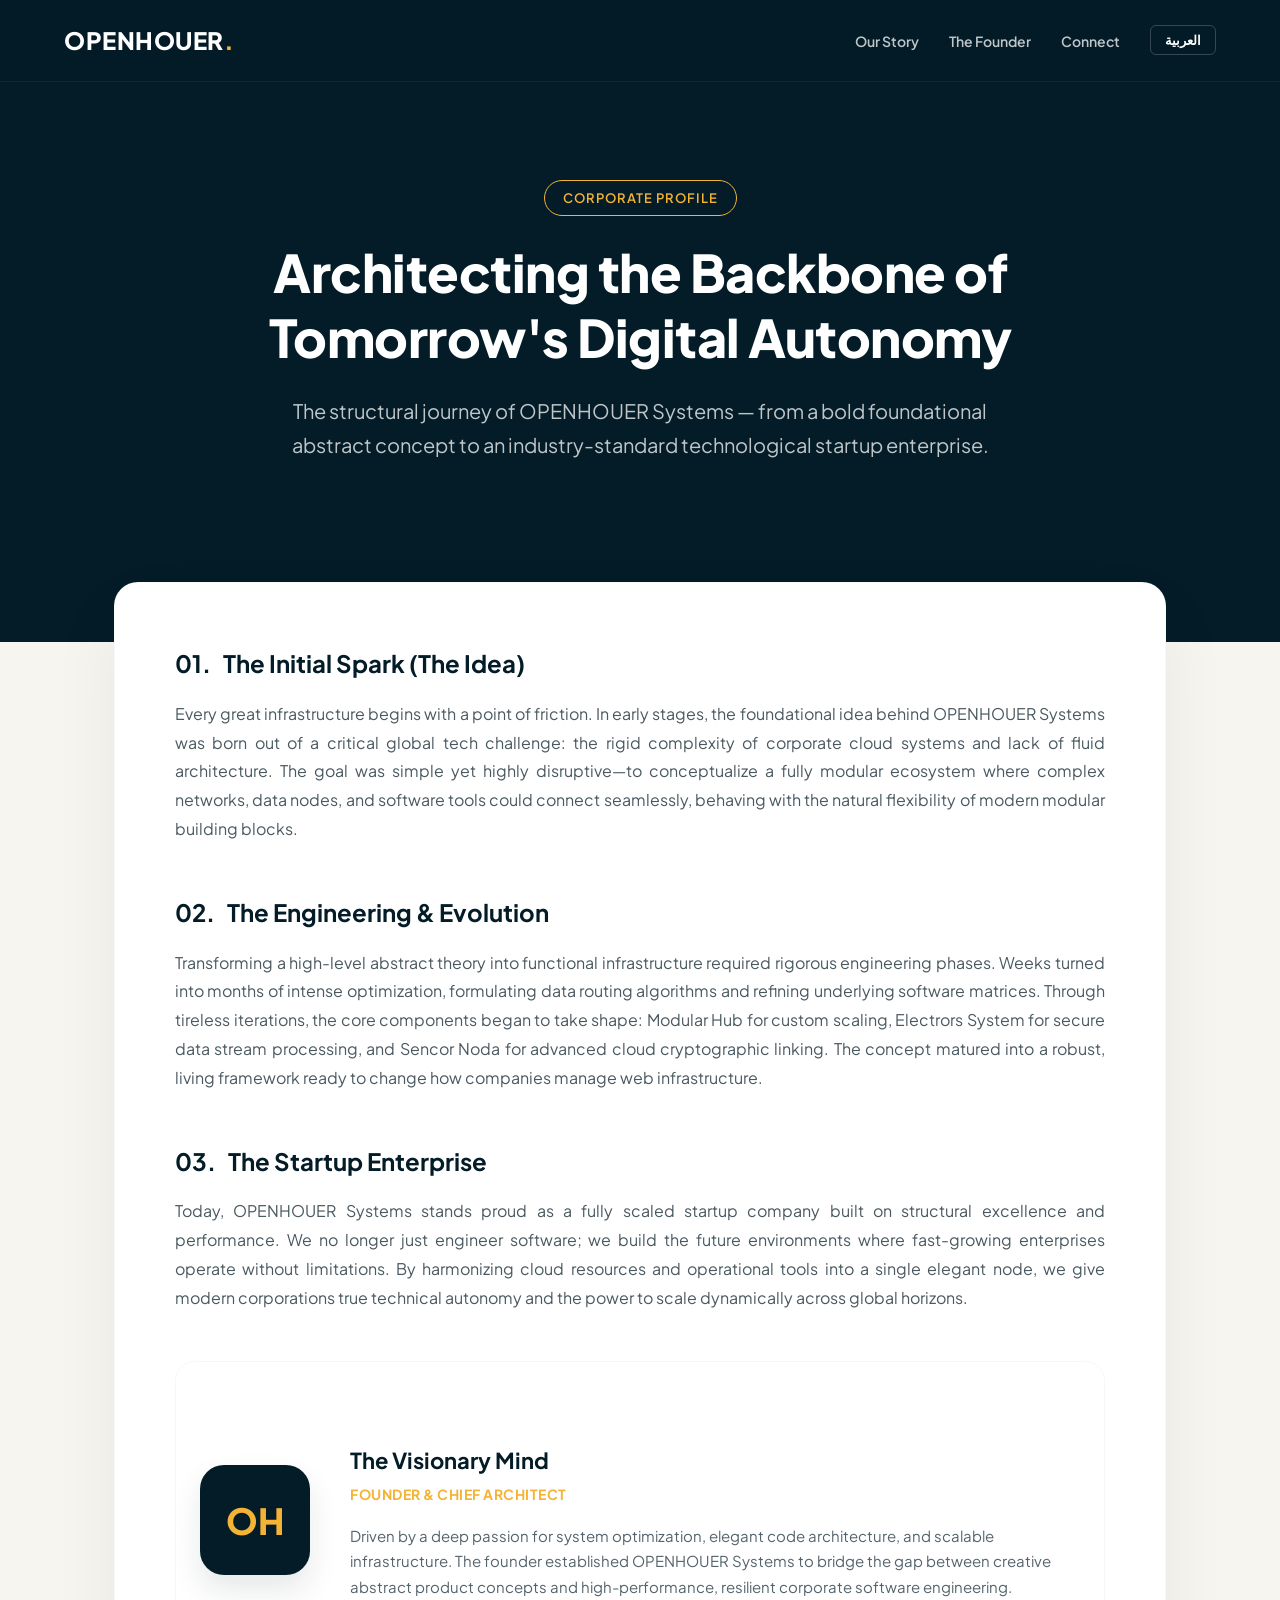
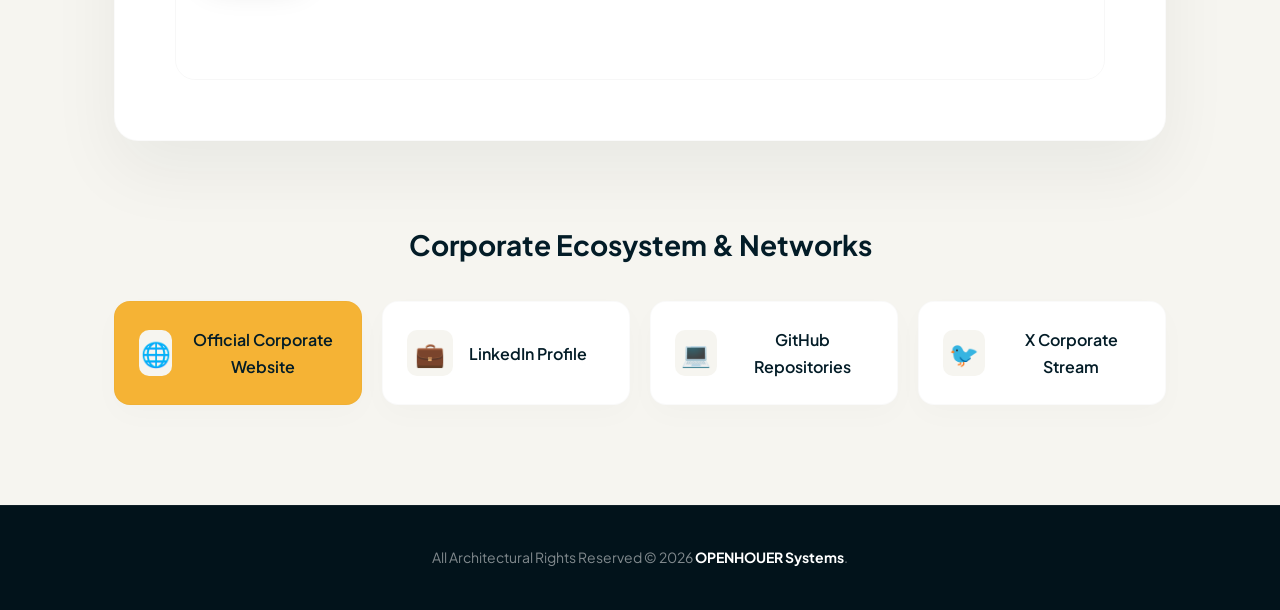
<file: index.html>
<!DOCTYPE html>
<html lang="en" dir="ltr">
<head>
    <meta charset="UTF-8">
    <meta name="viewport" content="width=device-width, initial-scale=1.0">
    <title>OPENHOUER SYSTEMS | Our Corporate Story & Profile</title>
    <!-- Google Fonts -->
    <link rel="preconnect" href="https://fonts.googleapis.com">
    <link rel="preconnect" href="https://fonts.gstatic.com" crossorigin>
    <link href="https://fonts.googleapis.com/css2?family=Cairo:wght@300;400;600;700;800&family=Plus+Jakarta+Sans:wght@400;500;600;700;800&display=swap" rel="stylesheet">
    
    <style>
        /* --- Brand Identity Core System --- */
        :root {
            --primary-dark: #031c27;      
            --primary-cream: #f6f5f0;     
            --accent-yellow: #f5b335;     
            --text-dark: #1a2b32;
            --text-light: #ffffff;
            --card-bg: #ffffff;
            --transition: all 0.4s cubic-bezier(0.16, 1, 0.3, 1);
            --font-family: 'Plus Jakarta Sans', sans-serif;
        }

        html[lang="ar"] {
            --font-family: 'Cairo', sans-serif;
        }

        * {
            box-sizing: border-box;
            margin: 0;
            padding: 0;
            font-family: var(--font-family);
            scroll-behavior: smooth;
        }

        body {
            background-color: var(--primary-cream);
            color: var(--text-dark);
            overflow-x: hidden;
            line-height: 1.7;
        }

        /* --- Luxury Minimal Navbar --- */
        header {
            background-color: rgba(3, 28, 39, 0.96);
            backdrop-filter: blur(15px);
            position: fixed;
            top: 0;
            width: 100%;
            z-index: 1000;
            border-bottom: 1px solid rgba(255, 255, 255, 0.05);
        }

        .nav-container {
            max-width: 1200px;
            margin: 0 auto;
            padding: 20px 24px;
            display: flex;
            justify-content: space-between;
            align-items: center;
        }

        .logo {
            font-size: 24px;
            font-weight: 800;
            color: var(--text-light);
            text-decoration: none;
            letter-spacing: 0.5px;
        }

        .logo span {
            color: var(--accent-yellow);
        }

        .nav-right {
            display: flex;
            align-items: center;
            gap: 30px;
        }

        .nav-links {
            display: flex;
            list-style: none;
            gap: 30px;
        }

        .nav-links a {
            color: rgba(255, 255, 255, 0.75);
            text-decoration: none;
            font-size: 14px;
            font-weight: 600;
            transition: var(--transition);
        }

        .nav-links a:hover {
            color: var(--accent-yellow);
        }

        .lang-btn {
            background: transparent;
            border: 1px solid rgba(255, 255, 255, 0.2);
            color: var(--text-light);
            padding: 6px 14px;
            border-radius: 6px;
            cursor: pointer;
            font-weight: 600;
            font-size: 13px;
            transition: var(--transition);
        }

        .lang-btn:hover {
            border-color: var(--accent-yellow);
            background: rgba(255, 255, 255, 0.05);
        }

        /* --- Premium Hero Profile --- */
        .hero-profile {
            background-color: var(--primary-dark);
            color: var(--text-light);
            padding: 180px 24px 140px 24px;
            text-align: center;
            position: relative;
        }

        .hero-profile-content {
            max-width: 900px;
            margin: 0 auto;
        }

        .badge-luxury {
            border: 1px solid var(--accent-yellow);
            padding: 6px 18px;
            border-radius: 50px;
            font-size: 13px;
            display: inline-block;
            margin-bottom: 24px;
            color: var(--accent-yellow);
            text-transform: uppercase;
            letter-spacing: 1px;
            font-weight: 600;
        }

        .hero-profile h1 {
            font-size: 52px;
            font-weight: 800;
            line-height: 1.25;
            margin-bottom: 24px;
            letter-spacing: -0.5px;
        }

        .hero-profile p.lead-text {
            font-size: 20px;
            color: rgba(255, 255, 255, 0.75);
            max-width: 700px;
            margin: 0 auto 40px auto;
            font-weight: 400;
        }

        /* --- Editorial Story Section (From Idea to Startup) --- */
        .story-section {
            max-width: 1100px;
            margin: -60px auto 80px auto;
            padding: 0 24px;
            position: relative;
            z-index: 5;
        }

        .story-grid {
            display: grid;
            grid-template-columns: 1fr;
            gap: 40px;
        }

        .story-card-main {
            background: var(--card-bg);
            padding: 60px;
            border-radius: 24px;
            box-shadow: 0 30px 70px rgba(3, 28, 39, 0.06);
            border: 1px solid rgba(0,0,0,0.02);
        }

        .story-block {
            margin-bottom: 48px;
        }

        .story-block:last-child {
            margin-bottom: 0;
        }

        .story-block h3 {
            font-size: 24px;
            color: var(--primary-dark);
            margin-bottom: 16px;
            display: flex;
            align-items: center;
            gap: 12px;
            font-weight: 700;
        }

        .story-block p {
            color: #4a5960;
            font-size: 16px;
            line-height: 1.8;
            text-align: justify;
        }

        /* --- Founder Spotlight Area --- */
        .founder-spotlight {
            background: linear-gradient(180px, var(--primary-cream) 0%, #edece6 100%);
            padding: 80px 24px;
            border-radius: 20px;
            margin-top: 40px;
            border: 1px solid rgba(0,0,0,0.03);
        }

        .founder-wrapper {
            display: flex;
            align-items: center;
            gap: 40px;
            text-align: left;
        }

        html[dir="rtl"] .founder-wrapper {
            text-align: right;
        }

        .founder-avatar-box {
            flex-shrink: 0;
            width: 110px;
            height: 110px;
            background: var(--primary-dark);
            color: var(--accent-yellow);
            border-radius: 24px;
            font-size: 36px;
            font-weight: 800;
            display: flex;
            align-items: center;
            justify-content: center;
            box-shadow: 0 15px 30px rgba(3, 28, 39, 0.1);
        }

        .founder-details h4 {
            font-size: 22px;
            color: var(--primary-dark);
            margin-bottom: 4px;
            font-weight: 700;
        }

        .founder-details .title {
            font-size: 14px;
            color: var(--accent-yellow);
            font-weight: 700;
            text-transform: uppercase;
            letter-spacing: 0.5px;
            margin-bottom: 16px;
        }

        .founder-details p {
            color: #55646c;
            font-size: 15px;
        }

        /* --- Social & Ecosystem Links Matrix --- */
        .ecosystem-section {
            max-width: 1100px;
            margin: 0 auto 100px auto;
            padding: 0 24px;
            text-align: center;
        }

        .ecosystem-section h2 {
            font-size: 28px;
            color: var(--primary-dark);
            margin-bottom: 32px;
            font-weight: 700;
        }

        .social-matrix {
            display: grid;
            grid-template-columns: repeat(auto-fit, minmax(230px, 1fr));
            gap: 20px;
        }

        .matrix-item {
            background: var(--card-bg);
            padding: 24px;
            border-radius: 16px;
            text-decoration: none;
            color: var(--primary-dark);
            font-weight: 600;
            display: flex;
            align-items: center;
            gap: 16px;
            box-shadow: 0 10px 30px rgba(0,0,0,0.02);
            border: 1px solid rgba(0,0,0,0.02);
            transition: var(--transition);
        }

        .matrix-item .icon {
            font-size: 24px;
            width: 46px;
            height: 46px;
            background: var(--primary-cream);
            border-radius: 10px;
            display: flex;
            align-items: center;
            justify-content: center;
            transition: var(--transition);
        }

        .matrix-item:hover {
            background: var(--primary-dark);
            color: var(--text-light);
            transform: translateY(-3px);
            box-shadow: 0 15px 35px rgba(3, 28, 39, 0.08);
        }

        .matrix-item:hover .icon {
            background: rgba(255,255,255,0.1);
        }

        .matrix-item.primary-site {
            background: var(--accent-yellow);
        }
        .matrix-item.primary-site:hover {
            background: var(--primary-dark);
        }

        /* --- Footer --- */
        footer {
            background: #02131b;
            color: rgba(255, 255, 255, 0.5);
            padding: 40px 24px;
            text-align: center;
            font-size: 14px;
            border-top: 1px solid rgba(255,255,255,0.05);
        }

        footer strong {
            color: var(--text-light);
        }

        /* --- Responsive Viewports --- */
        @media (max-width: 768px) {
            .nav-links { display: none; }
            .hero-profile h1 { font-size: 36px; }
            .hero-profile p.lead-text { font-size: 16px; }
            .story-card-main { padding: 30px 20px; }
            .founder-wrapper { flex-direction: column; text-align: center !important; }
        }
    </style>
</head>
<body>

    <!-- Luxury Navigation Bar -->
    <header>
        <div class="nav-container">
            <a href="#" class="logo">OPENHOUER<span>.</span></a>
            <div class="nav-right">
                <ul class="nav-links">
                    <li><a href="#story" data-i18n="nav-story">Our Story</a></li>
                    <li><a href="#founder" data-i18n="nav-founder">The Founder</a></li>
                    <li><a href="#ecosystem" data-i18n="nav-ecosystem">Connect</a></li>
                </ul>
                <button class="lang-btn" id="langToggle">العربية</button>
            </div>
        </div>
    </header>

    <!-- Master Hero Profile Area -->
    <section class="hero-profile">
        <div class="hero-profile-content">
            <span class="badge-luxury" data-i18n="hero-badge">Corporate Profile</span>
            <h1 data-i18n="hero-title">Architecting the Backbone of Tomorrow's Digital Autonomy</h1>
            <p class="lead-text" data-i18n="hero-desc">The structural journey of OPENHOUER Systems — from a bold foundational abstract concept to an industry-standard technological startup enterprise.</p>
        </div>
    </section>

    <!-- Editorial Structural Story Section -->
    <section class="story-section" id="story">
        <div class="story-grid">
            <div class="story-card-main">
                
                <!-- Chapter 1 -->
                <div class="story-block">
                    <h3><span>01.</span> <span data-i18n="ch1-title">The Initial Spark (The Idea)</span></h3>
                    <p data-i18n="ch1-desc">Every great infrastructure begins with a point of friction. In early stages, the foundational idea behind OPENHOUER Systems was born out of a critical global tech challenge: the rigid complexity of corporate cloud systems and lack of fluid architecture. The goal was simple yet highly disruptive—to conceptualize a fully modular ecosystem where complex networks, data nodes, and software tools could connect seamlessly, behaving with the natural flexibility of modern modular building blocks.</p>
                </div>

                <!-- Chapter 2 -->
                <div class="story-block">
                    <h3><span>02.</span> <span data-i18n="ch2-title">The Engineering & Evolution</span></h3>
                    <p data-i18n="ch2-desc">Transforming a high-level abstract theory into functional infrastructure required rigorous engineering phases. Weeks turned into months of intense optimization, formulating data routing algorithms and refining underlying software matrices. Through tireless iterations, the core components began to take shape: Modular Hub for custom scaling, Electrors System for secure data stream processing, and Sencor Noda for advanced cloud cryptographic linking. The concept matured into a robust, living framework ready to change how companies manage web infrastructure.</p>
                </div>

                <!-- Chapter 3 -->
                <div class="story-block">
                    <h3><span>03.</span> <span data-i18n="ch3-title">The Startup Enterprise</span></h3>
                    <p data-i18n="ch3-desc">Today, OPENHOUER Systems stands proud as a fully scaled startup company built on structural excellence and performance. We no longer just engineer software; we build the future environments where fast-growing enterprises operate without limitations. By harmonizing cloud resources and operational tools into a single elegant node, we give modern corporations true technical autonomy and the power to scale dynamically across global horizons.</p>
                </div>

                <!-- Founder Profile Sub-Block -->
                <div class="founder-spotlight" id="founder">
                    <div class="founder-wrapper">
                        <div class="founder-avatar-box">OH</div>
                        <div class="founder-details">
                            <h4 data-i18n="f-name">The Visionary Mind</h4>
                            <div class="title" data-i18n="f-title">Founder & Chief Architect</div>
                            <p data-i18n="f-desc">Driven by a deep passion for system optimization, elegant code architecture, and scalable infrastructure. The founder established OPENHOUER Systems to bridge the gap between creative abstract product concepts and high-performance, resilient corporate software engineering.</p>
                        </div>
                    </div>
                </div>

            </div>
        </div>
    </section>

    <!-- Unified Corporate Network Matrix -->
    <section class="ecosystem-section" id="ecosystem">
        <h2 data-i18n="eco-title">Corporate Ecosystem & Networks</h2>
        <div class="social-matrix">
            
            <a href="https://www.openhouer.com" class="matrix-item primary-site" target="_blank">
                <div class="icon">🌐</div>
                <span data-i18n="lnk-web">Official Corporate Website</span>
            </a>

            <a href="https://linkedin.com/company/openhouer" class="matrix-item" target="_blank">
                <div class="icon">💼</div>
                <span>LinkedIn Profile</span>
            </a>

            <a href="https://github.com/openhouer" class="matrix-item" target="_blank">
                <div class="icon">💻</div>
                <span>GitHub Repositories</span>
            </a>

            <a href="https://x.com/openhouer" class="matrix-item" target="_blank">
                <div class="icon">🐦</div>
                <span>X Corporate Stream</span>
            </a>

        </div>
    </section>

    <!-- Global Compliance Footer -->
    <footer>
        <p><span data-i18n="footer-text">All Architectural Rights Reserved © 2026</span> <strong>OPENHOUER Systems</strong>.</p>
    </footer>

    <!-- Hot-Swapping Language Matrix JavaScript -->
    <script>
        const translations = {
            en: {
                "nav-story": "Our Story",
                "nav-founder": "The Founder",
                "nav-ecosystem": "Connect",
                "hero-badge": "Corporate Profile",
                "hero-title": "Architecting the Backbone of Tomorrow's Digital Autonomy",
                "hero-desc": "The structural journey of OPENHOUER Systems — from a bold foundational abstract concept to an industry-standard technological startup enterprise.",
                "ch1-title": "The Initial Spark (The Idea)",
                "ch1-desc": "Every great infrastructure begins with a point of friction. In early stages, the foundational idea behind OPENHOUER Systems was born out of a critical global tech challenge: the rigid complexity of corporate cloud systems and lack of fluid architecture. The goal was simple yet highly disruptive—to conceptualize a fully modular ecosystem where complex networks, data nodes, and software tools could connect seamlessly, behaving with the natural flexibility of modern modular building blocks.",
                "ch2-title": "The Engineering & Evolution",
                "ch2-desc": "Transforming a high-level abstract theory into functional infrastructure required rigorous engineering phases. Weeks turned into months of intense optimization, formulating data routing algorithms and refining underlying software matrices. Through tireless iterations, the core components began to take shape: Modular Hub for custom scaling, Electrors System for secure data stream processing, and Sencor Noda for advanced cloud cryptographic linking. The concept matured into a robust, living framework ready to change how companies manage web infrastructure.",
                "ch3-title": "The Startup Enterprise",
                "ch3-desc": "Today, OPENHOUER Systems stands proud as a fully scaled startup company built on structural excellence and performance. We no longer just engineer software; we build the future environments where fast-growing enterprises operate without limitations. By harmonizing cloud resources and operational tools into a single elegant node, we give modern corporations true technical autonomy and the power to scale dynamically across global horizons.",
                "f-name": "The Visionary Mind",
                "f-title": "Founder & Chief Architect",
                "f-desc": "Driven by a deep passion for system optimization, elegant code architecture, and scalable infrastructure. The founder established OPENHOUER Systems to bridge the gap between creative abstract product concepts and high-performance, resilient corporate software engineering.",
                "eco-title": "Corporate Ecosystem & Networks",
                "lnk-web": "Official Corporate Website",
                "footer-text": "All Architectural Rights Reserved © 2026"
            },
            ar: {
                "nav-story": "قصة النجاح",
                "nav-founder": "المؤسس",
                "nav-ecosystem": "شبكة التواصل",
                "hero-badge": "الملف التعريفي للمؤسسة",
                "hero-title": "بناء الهياكل البرمجية والبروتوكولات الرقمية المستقلة",
                "hero-desc": "المسيرة الهيكلية لأنظمة أوبن هاور (OPENHOUER Systems) — من مجرد فكرة مجردة طموحة إلى شركة تكنولوجية ناشئة تضع معايير الجودة.",
                "ch1-title": "الشرارة الأولى (الفكرة)",
                "ch1-desc": "كل بنية تحتية عظيمة تبدأ من نقطة تحدٍ. في المراحل الأولى، ولدت الفكرة الأساسية وراء أنظمة أوبن هاور من تحدٍ تقني عالمي حرج: الجمود والتعقيد المفرط في الأنظمة السحابية للشركات وغياب الهيكلة المرنة. كان الهدف بسيطاً ولكنه ثوري للغاية—وهو ابتكار نظام برميجي مدمج (Modular) بالكامل حيث تتصل الشبكات والبيانات والأدوات معاً بانسيابية تامة ومرونة فائقة.",
                "ch2-title": "الهندسة والتحول الهيكلي",
                "ch2-desc": "تحويل النظرية البرمجية المجردة إلى بنية تحتية حية تطلب عملاً هندسياً صارماً. تحولت الأسابيع إلى أشهر من التطوير المكثف، وصياغة خوارزميات توجيه البيانات وتطوير المصفوفات البرمجية الأساسية. ومن خلال التجارب المستمرة، بدأت المكونات الرئيسية في التبلور: نظام Modular Hub للتوسع المخصص، ونظام Electrors لمعالجة التدفق الآمن للبيانات، ونظام Sencor Noda للربط المشفر.",
                "ch3-title": "الشركة الناشئة والإنطلاق",
                "ch3-desc": "اليوم، تقف أنظمة أوبن هاور بفخر كشركة تقنية ناشئة متكاملة قائمة على التميز الهيكلي والكفاءة التشغيلية الفائقة. نحن لا نطور مجرد برمجيات تقليدية؛ بل نبتكر البيئات الرقمية المستقبلية التي تعمل فيها المؤسسات الطموحة بدون قيود، ل نمنح الشركات الحديثة استقلالية تقنية كاملة وقدرة ديناميكية على التوسع عالمياً.",
                "f-name": "العقل الرؤيوي المنفّذ",
                "f-title": "المؤسس والمهندس الرئيسي للأنظمة",
                "f-desc": "مدفوعاً بشغف عميق لتحسين الأنظمة، وهندسة الكود البرمجي الأنيق، والبنى التحتية القابلة للتوسع. قام المؤسس بتأسيس أنظمة أوبن هاور لسد الفجوة بين الأفكار الإبداعية المجردة والهندسة البرمجية عالية الأداء والقادرة على تحمل الضغط المستمر.",
                "eco-title": "المنظومة الرقمية وشبكات التواصل",
                "lnk-web": "موقع الشركة الرسمي",
                "footer-text": "جميع الحقوق البرمجية والهيكلية محفوظة © 2026"
            }
        };

        const langToggleBtn = document.getElementById('langToggle');
        let currentLang = 'en';

        function changeSiteLanguage(lang) {
            currentLang = lang;
            const isAr = lang === 'ar';
            
            document.documentElement.setAttribute('lang', lang);
            document.documentElement.setAttribute('dir', isAr ? 'rtl' : 'ltr');
            
            langToggleBtn.innerText = isAr ? 'English' : 'العربية';
            
            document.querySelectorAll('[data-i18n]').forEach(element => {
                const translationKey = element.getAttribute('data-i18n');
                if (translations[lang][translationKey]) {
                    element.innerText = translations[lang][translationKey];
                }
            });
        }

        langToggleBtn.addEventListener('click', () => {
            changeSiteLanguage(currentLang === 'en' ? 'ar' : 'en');
        });
    </script>
</body>
</html>
</file>
